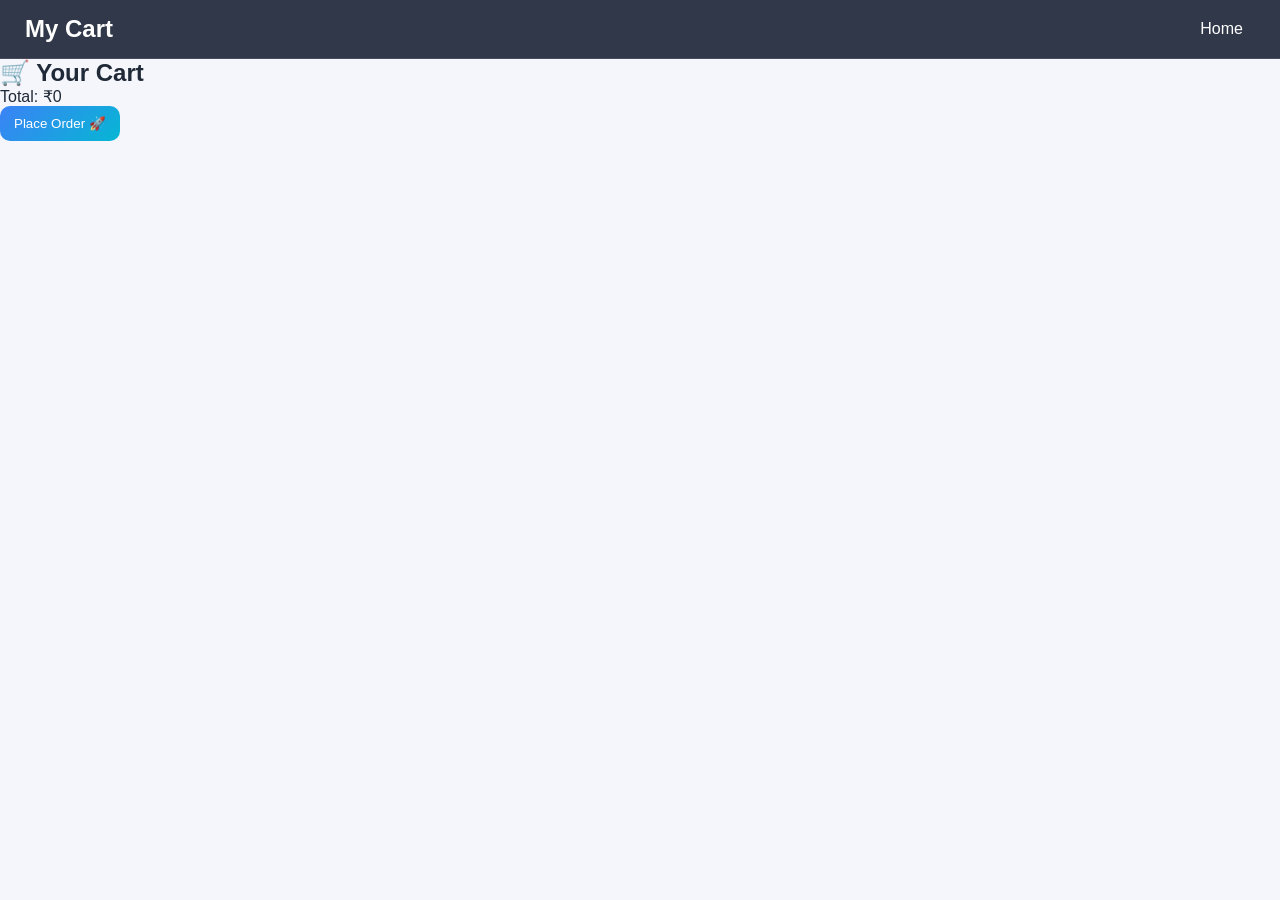
<file: pages/cart.html>
<!DOCTYPE html>
<html>
<head>
  <title>Cart</title>
  <link rel="stylesheet" href="../css/style.css">
</head>

<body>

<header class="navbar">
  <h2>My Cart</h2>
  <nav>
    <a href="../index.html">Home</a>
  </nav>
</header>

<section class="products">
<h2 class="cart-title">🛒 Your Cart</h2>

<div id="cart-items"></div>

<div class="total-box" id="total-price"></div>

<button class="place-order" onclick="placeOrder()">
  Place Order 🚀
</button><script src="../js/products.js"></script>
<script src="../js/cartPage.js"></script>

</body>
</html>
</file>
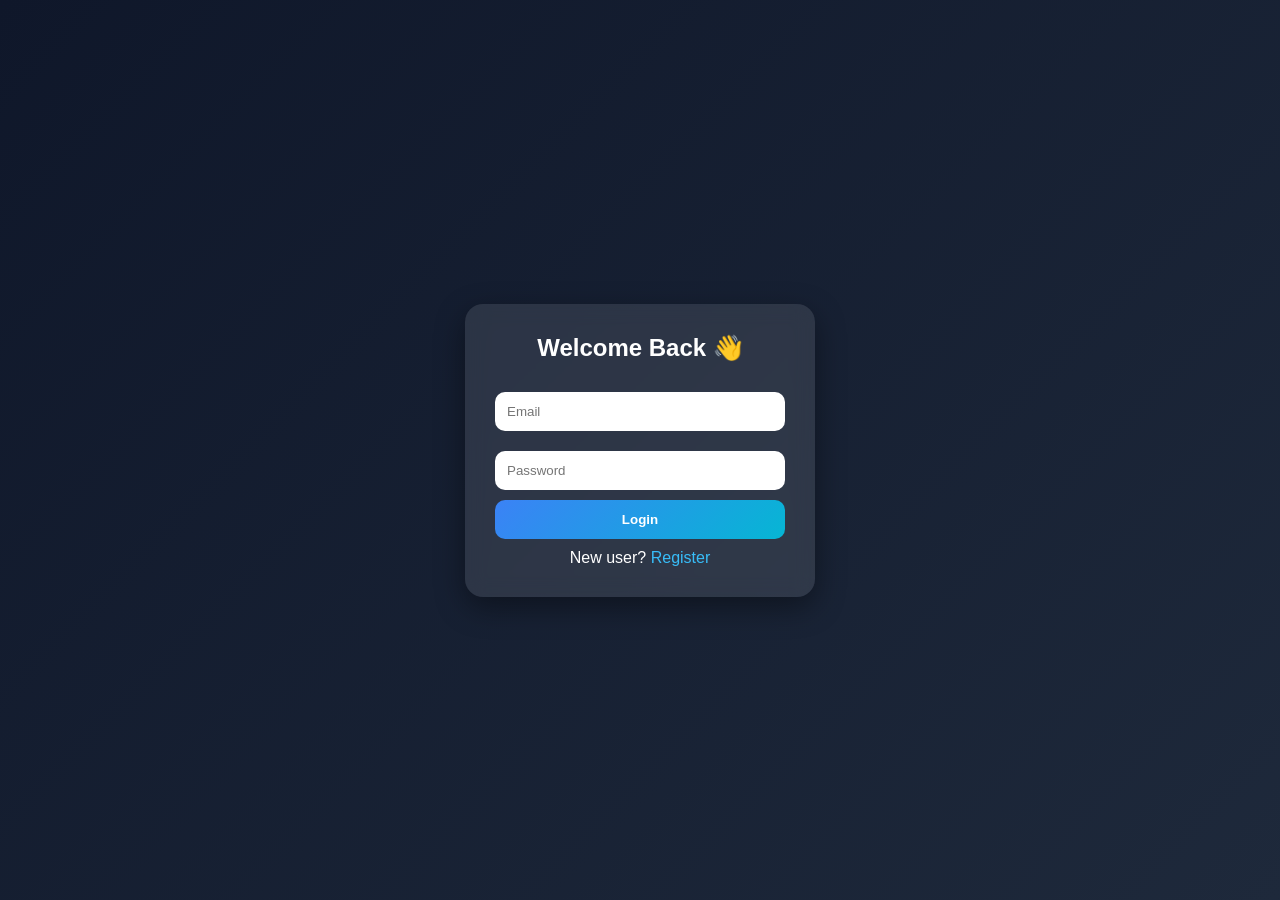
<file: pages/dashboard.html>
<!DOCTYPE html>
<html>
<head>
  <title>Dashboard</title>
  <link rel="stylesheet" href="../css/dashboard.css">
</head>

<body>
<div class="navbar">
  <div class="nav-left">
    <h2 style="color:#38bdf8;">🛒 ThiraMart</h2>
  </div>

  <nav>
    <a href="../index.html">Home</a>
    <a href="../pages/cart.html">Cart</a>
    <a href="../pages/dashboard.html">Dashboard</a>
    <a href="../pages/login.html">Login</a>
    <a href="cart.html">Cart</a>
    <button onclick="logout()">Logout</button>
  </nav>
</div>


<div class="dashboard">

  <h2 id="welcome"></h2>

  <div id="admin-section" class="card">
    <h3>⚙ Admin Panel</h3>
    <p>Manage products, orders, users (UI simulation)</p>
  </div>

  <div id="user-section" class="card">
    <h3>🛍 Your Orders</h3>
    <div id="orders"></div>
  </div>


</section>

<script src="../js/dashboard.js"></script>

</body>
</html>
</file>
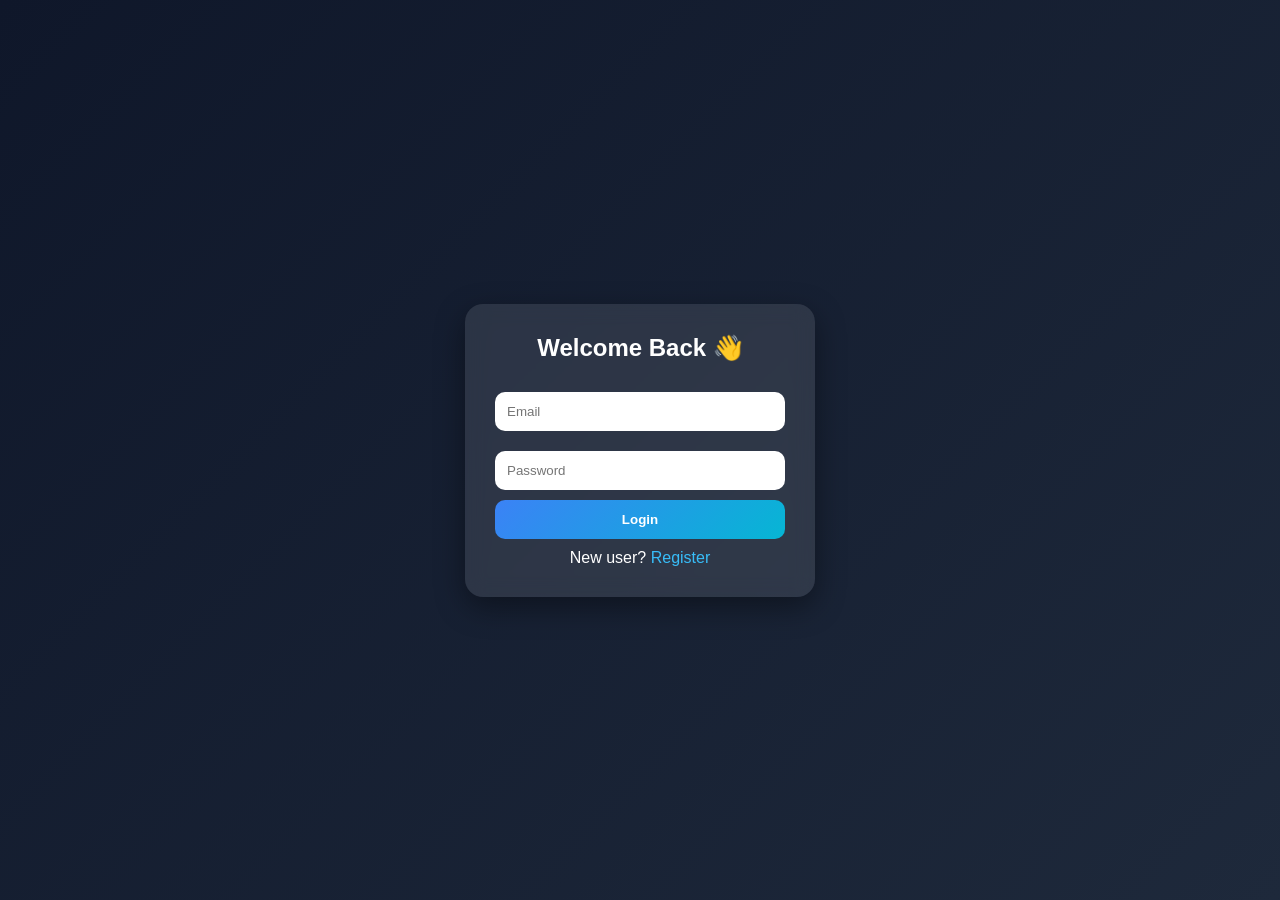
<file: pages/login.html>
<!DOCTYPE html>
<html>
<head>
  <title>Login</title>
  <link rel="stylesheet" href="../css/auth.css">
</head>

<body>

<div class="auth-box">
  <h2>Welcome Back 👋</h2>

  <input type="email" id="email" placeholder="Email">
  <input type="password" id="password" placeholder="Password">

  <button onclick="login()">Login</button>

  <p style="margin-top:10px;">
    New user? <a href="register.html">Register</a>
  </p>
</div>
<script src="../js/auth.js"></script>

</body>
</html>
</file>
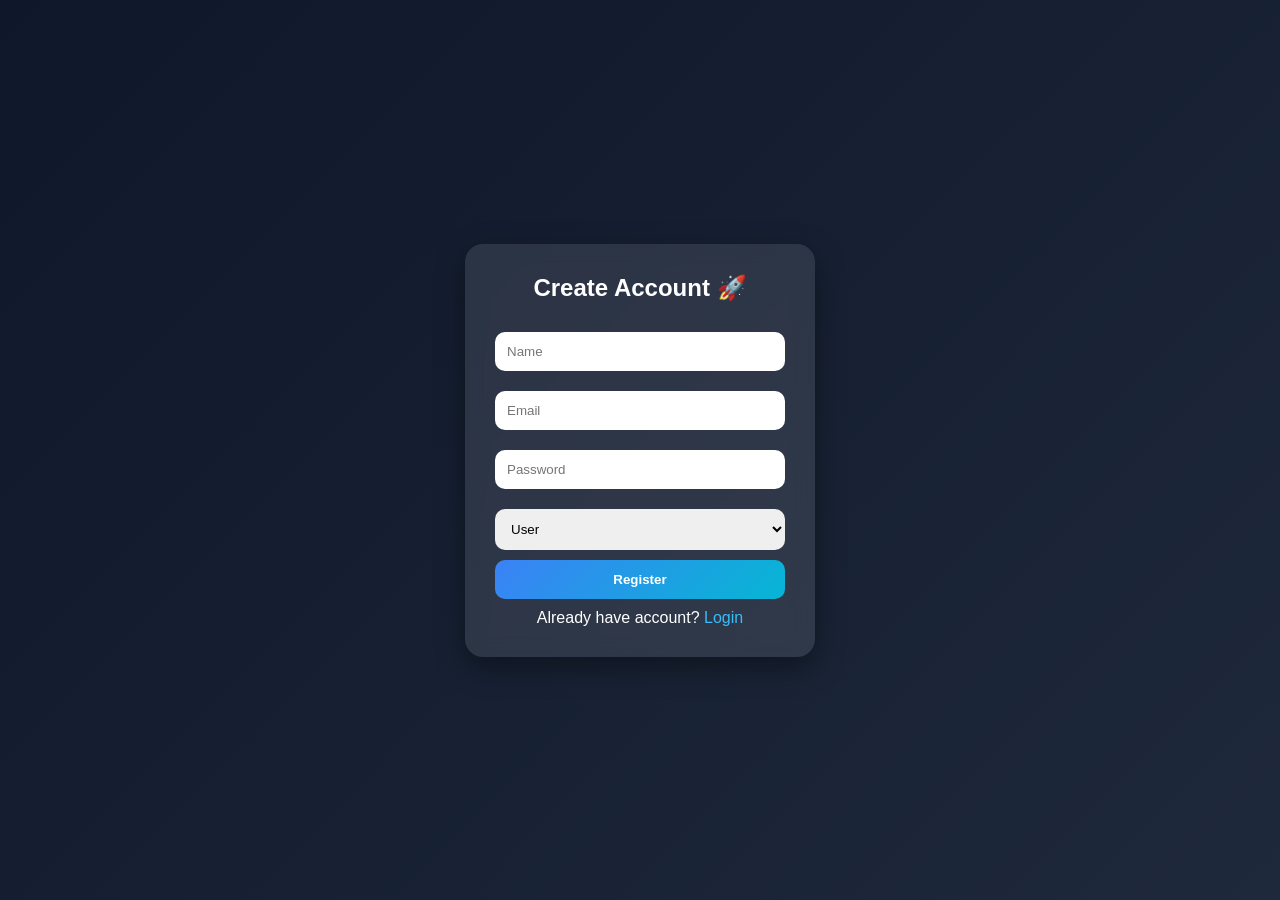
<file: pages/register.html>
<!DOCTYPE html>
<html>
<head>
  <title>Register</title>
  <link rel="stylesheet" href="../css/auth.css">
</head>

<body>

<div class="auth-box">
  <h2>Create Account 🚀</h2>

  <input type="text" id="name" placeholder="Name">
  <input type="email" id="email" placeholder="Email">
  <input type="password" id="password" placeholder="Password">

  <select id="role">
    <option value="user">User</option>
    <option value="admin">Admin</option>
  </select>

  <button onclick="register()">Register</button>

  <p style="margin-top:10px;">
    Already have account? <a href="login.html">Login</a>
  </p>
</div>
<script src="../js/auth.js"></script>

</body>
</html>
</file>
<file: css/style.css>
* {
  margin: 0;
  padding: 0;
  box-sizing: border-box;
  font-family: "Segoe UI", sans-serif;
}

body {
  background: #f4f6fb;
  color: #1f2937;
}

/* ================= NAVBAR ================= */
.navbar {
  position: sticky;
  top: 0;
  z-index: 999;
  display: flex;
  justify-content: space-between;
  align-items: center;
  padding: 15px 25px;
  background: linear-gradient(135deg, #0f172a, #1e293b);
  color: white;
  animation: fadeDown 0.6s ease;
}

.navbar a {
  color: white;
  margin: 0 12px;
  text-decoration: none;
  position: relative;
}

.navbar a::after {
  content: "";
  position: absolute;
  left: 0;
  bottom: -4px;
  width: 0%;
  height: 2px;
  background: #38bdf8;
  transition: 0.3s;
}

.navbar a:hover::after {
  width: 100%;
}

/* ================= HERO ================= */
.hero {
  text-align: center;
  padding: 70px 20px;
  background: linear-gradient(135deg, #3b82f6, #06b6d4);
  color: white;
  animation: fadeIn 1s ease;
}

.hero h1 {
  font-size: 40px;
  margin-bottom: 10px;
  animation: slideUp 1s ease;
}

/* ================= SEARCH BAR ================= */
.top-bar {
  display: flex;
  justify-content: center;
  gap: 15px;
  padding: 20px;
  flex-wrap: wrap;
}

.search-box input {
  padding: 12px;
  width: 250px;
  border-radius: 10px;
  border: 1px solid #ddd;
  outline: none;
  transition: 0.3s;
}

.search-box input:focus {
  border-color: #3b82f6;
  box-shadow: 0 0 10px rgba(59,130,246,0.3);
}

.filter-box select {
  padding: 12px;
  border-radius: 10px;
  border: 1px solid #ddd;
}

/* ================= PRODUCTS ================= */
.product-grid {
  display: grid;
  grid-template-columns: repeat(auto-fit, minmax(230px, 1fr));
  gap: 20px;
  padding: 20px;
}

.product-card {
  background: white;
  border-radius: 16px;
  padding: 15px;
  text-align: center;
  box-shadow: 0 8px 20px rgba(0,0,0,0.08);
  transition: 0.4s;
  animation: zoomIn 0.5s ease;
}

.product-card:hover {
  transform: translateY(-8px);
  box-shadow: 0 12px 25px rgba(0,0,0,0.15);
}

.product-card img {
  width: 100%;
  height: 160px;
  object-fit: cover;
  border-radius: 12px;
}

/* BUTTON */
button {
  background: linear-gradient(135deg, #2563eb, #06b6d4);
  color: white;
  border: none;
  padding: 10px 14px;
  border-radius: 10px;
  cursor: pointer;
  transition: 0.3s;
}

button:hover {
  transform: scale(1.05);
}

/* ================= DASHBOARD ================= */
.dashboard {
  padding: 30px;
  animation: fadeIn 0.8s ease;
}

.dashboard h2 {
  font-size: 28px;
  margin-bottom: 20px;
}

.card {
  background: white;
  padding: 20px;
  margin-top: 20px;
  border-radius: 16px;
  box-shadow: 0 8px 20px rgba(0,0,0,0.08);
  transition: 0.3s;
  animation: slideUp 0.6s ease;
}

.card:hover {
  transform: translateY(-5px);
}

#admin-section {
  border-left: 5px solid #ef4444;
}

#user-section {
  border-left: 5px solid #22c55e;
}

/* ================= ANIMATIONS ================= */
@keyframes fadeIn {
  from { opacity: 0; }
  to { opacity: 1; }
}

@keyframes slideUp {
  from { transform: translateY(30px); opacity: 0; }
  to { transform: translateY(0); opacity: 1; }
}

@keyframes fadeDown {
  from { transform: translateY(-20px); opacity: 0; }
  to { transform: translateY(0); opacity: 1; }
}

@keyframes zoomIn {
  from { transform: scale(0.9); opacity: 0; }
  to { transform: scale(1); opacity: 1; }
}
  
/* ================= HERO ANIMATION ================= */
.hero {
  text-align: center;
  padding: 80px 20px;
  background: linear-gradient(135deg, #3b82f6, #06b6d4);
  color: white;
  position: relative;
  overflow: hidden;
}

/* floating glow circles */
.hero::before,
.hero::after {
  content: "";
  position: absolute;
  width: 200px;
  height: 200px;
  background: rgba(255,255,255,0.15);
  border-radius: 50%;
  animation: floatGlow 6s infinite ease-in-out;
}

.hero::before {
  top: -50px;
  left: -50px;
}

.hero::after {
  bottom: -50px;
  right: -50px;
  animation-delay: 2s;
}

@keyframes floatGlow {
  0%, 100% { transform: translateY(0px) scale(1); }
  50% { transform: translateY(20px) scale(1.2); }
}

/* HERO TEXT ANIMATION */
.hero h1 {
  font-size: 42px;
  animation: slideDown 1s ease;
}

.hero p {
  margin-top: 10px;
  opacity: 0;
  animation: fadeInText 1.5s ease forwards;
  animation-delay: 0.5s;
}

@keyframes slideDown {
  from { transform: translateY(-40px); opacity: 0; }
  to { transform: translateY(0); opacity: 1; }
}

@keyframes fadeInText {
  to { opacity: 1; }
}

/* ================= PRODUCT GRID ANIMATION ================= */
.product-card {
  opacity: 0;
  transform: translateY(30px);
  animation: cardPop 0.6s ease forwards;
}

/* stagger effect */
.product-card:nth-child(1) { animation-delay: 0.1s; }
.product-card:nth-child(2) { animation-delay: 0.2s; }
.product-card:nth-child(3) { animation-delay: 0.3s; }
.product-card:nth-child(4) { animation-delay: 0.4s; }
.product-card:nth-child(5) { animation-delay: 0.5s; }

@keyframes cardPop {
  to {
    opacity: 1;
    transform: translateY(0);
  }
}

/* ================= HOVER EFFECT ================= */
.product-card {
  transition: all 0.3s ease;
}

.product-card:hover {
  transform: translateY(-10px) scale(1.03);
  box-shadow: 0 15px 30px rgba(0,0,0,0.2);
}

/* BUTTON ANIMATION */
button {
  transition: all 0.3s ease;
}

button:hover {
  transform: scale(1.08);
  letter-spacing: 0.5px;
}
  
/* ================= GLASS NAVBAR ================= */
.navbar {
  position: sticky;
  top: 0;
  z-index: 999;
  backdrop-filter: blur(12px);
  background: rgba(15, 23, 42, 0.85);
  border-bottom: 1px solid rgba(255,255,255,0.1);
}

/* ================= HERO ULTRA ================= */
.hero {
  text-align: center;
  padding: 90px 20px;
  background: linear-gradient(135deg, #6366f1, #06b6d4);
  color: white;
  position: relative;
  overflow: hidden;
}

.hero h1 {
  font-size: 44px;
  animation: fadeUp 1s ease;
}

.hero p {
  opacity: 0;
  animation: fadeUp 1s ease forwards;
  animation-delay: 0.3s;
}

/* floating particles */
.hero::before,
.hero::after {
  content: "";
  position: absolute;
  width: 250px;
  height: 250px;
  background: rgba(255,255,255,0.1);
  border-radius: 50%;
  animation: float 6s infinite ease-in-out;
}

.hero::before { top: -60px; left: -60px; }
.hero::after { bottom: -60px; right: -60px; animation-delay: 2s; }

@keyframes float {
  0%,100% { transform: translateY(0) scale(1); }
  50% { transform: translateY(30px) scale(1.2); }
}

/* ================= PRODUCT GRID ================= */
.product-grid {
  display: grid;
  grid-template-columns: repeat(auto-fit, minmax(240px, 1fr));
  gap: 20px;
  padding: 25px;
}

/* PRODUCT CARD ULTRA */
.product-card {
  background: white;
  border-radius: 18px;
  overflow: hidden;
  box-shadow: 0 10px 25px rgba(0,0,0,0.08);
  transition: all 0.4s ease;
  opacity: 0;
  transform: translateY(30px);
}

.product-card.show {
  opacity: 1;
  transform: translateY(0);
}

.product-card:hover {
  transform: translateY(-10px) scale(1.03);
  box-shadow: 0 20px 40px rgba(0,0,0,0.15);
}

.product-card img {
  width: 100%;
  height: 170px;
  object-fit: cover;
}

/* ================= BUTTON ================= */
button {
  background: linear-gradient(135deg, #3b82f6, #06b6d4);
  border: none;
  color: white;
  padding: 10px 14px;
  border-radius: 10px;
  cursor: pointer;
  transition: 0.3s;
}

button:hover {
  transform: scale(1.07);
}

/* ================= TOAST ================= */
.toast {
  position: fixed;
  bottom: 20px;
  right: 20px;
  background: #111827;
  color: white;
  padding: 12px 18px;
  border-radius: 10px;
  opacity: 0;
  transform: translateY(20px);
  transition: 0.4s;
  z-index: 9999;
}

.toast.show {
  opacity: 1;
  transform: translateY(0);
}

/* ================= SKELETON LOADING ================= */
.skeleton {
  background: linear-gradient(90deg,#eee,#f5f5f5,#eee);
  background-size: 200% 100%;
  animation: shimmer 1.5s infinite;
  border-radius: 12px;
  height: 180px;
}

@keyframes shimmer {
  0% { background-position: -200% 0; }
  100% { background-position: 200% 0; }
}

/* ================= ANIMATIONS ================= */
@keyframes fadeUp {
  from { opacity: 0; transform: translateY(30px); }
  to { opacity: 1; transform: translateY(0); }
}
.dashboard-footer {
  text-align: center;
  padding: 15px;
  background: #0f172a;
  color: white;
  margin-top: 40px;
  font-size: 14px;
  animation: fadeIn 0.8s ease;
}

.dashboard-footer p {
  opacity: 0.9;
}
.product-grid {
  grid-template-columns: repeat(auto-fit, minmax(200px, 1fr));
}
</file>
<file: css/dashboard.css>
body {
  font-family: Arial;
  margin: 0;
  background: #f4f4f4;
}

.navbar {
  display: flex;
  justify-content: space-between;
  background: black;
  color: white;
  padding: 15px;
}

.navbar a, .navbar button {
  color: white;
  margin: 0 10px;
  text-decoration: none;
  background: none;
  border: none;
  cursor: pointer;
}

.dashboard {
  padding: 20px;
}

#admin-section, #user-section {
  background: white;
  padding: 15px;
  margin-top: 15px;
  border-radius: 10px;
}
.dashboard-footer {
  text-align: center;
  padding: 15px;
  background: #0f172a;
  color: white;
  margin-top: 40px;
  font-size: 14px;
  animation: fadeIn 0.8s ease;
}

.dashboard-footer p {
  opacity: 0.9;
}
</file>
<file: css/auth.css>
* {
  margin: 0;
  padding: 0;
  box-sizing: border-box;
  font-family: "Segoe UI", sans-serif;
}

body {
  height: 100vh;
  display: flex;
  justify-content: center;
  align-items: center;
  background: linear-gradient(135deg, #0f172a, #1e293b);
  animation: bgFade 1s ease-in;
}

/* AUTH CARD */
.auth-box {
  width: 350px;
  background: rgba(255,255,255,0.1);
  backdrop-filter: blur(10px);
  padding: 30px;
  border-radius: 18px;
  box-shadow: 0 10px 30px rgba(0,0,0,0.4);
  color: white;
  text-align: center;
  animation: slideUp 0.6s ease;
}

.auth-box h2 {
  margin-bottom: 20px;
}

/* INPUTS */
.auth-box input,
.auth-box select {
  width: 100%;
  padding: 12px;
  margin: 10px 0;
  border: none;
  border-radius: 10px;
  outline: none;
}

/* BUTTON */
.auth-box button {
  width: 100%;
  padding: 12px;
  background: linear-gradient(135deg, #3b82f6, #06b6d4);
  border: none;
  border-radius: 10px;
  color: white;
  font-weight: bold;
  cursor: pointer;
  transition: 0.3s;
}

.auth-box button:hover {
  transform: scale(1.05);
}

/* LINKS */
.auth-box a {
  color: #38bdf8;
  text-decoration: none;
}

/* ANIMATIONS */
@keyframes slideUp {
  from { transform: translateY(40px); opacity: 0; }
  to { transform: translateY(0); opacity: 1; }
}

@keyframes bgFade {
  from { opacity: 0; }
  to { opacity: 1; }
}
</file>
